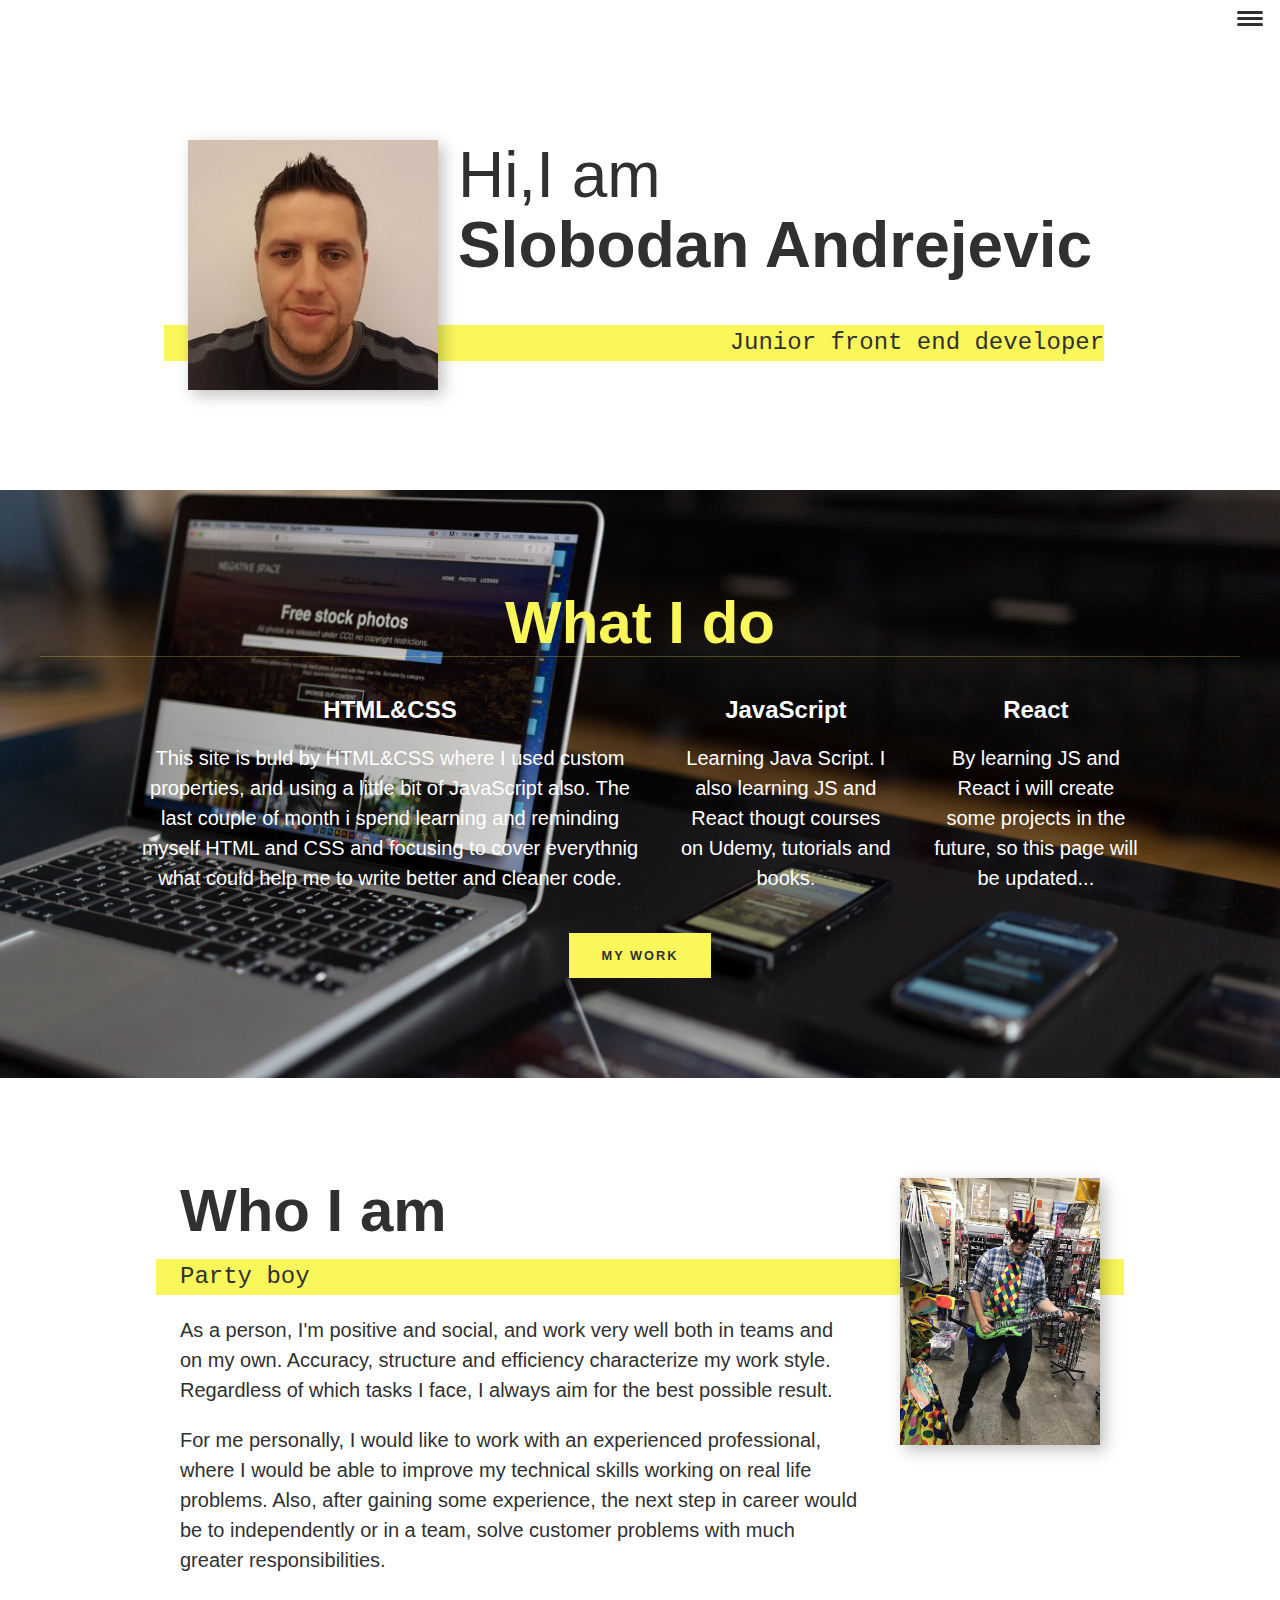
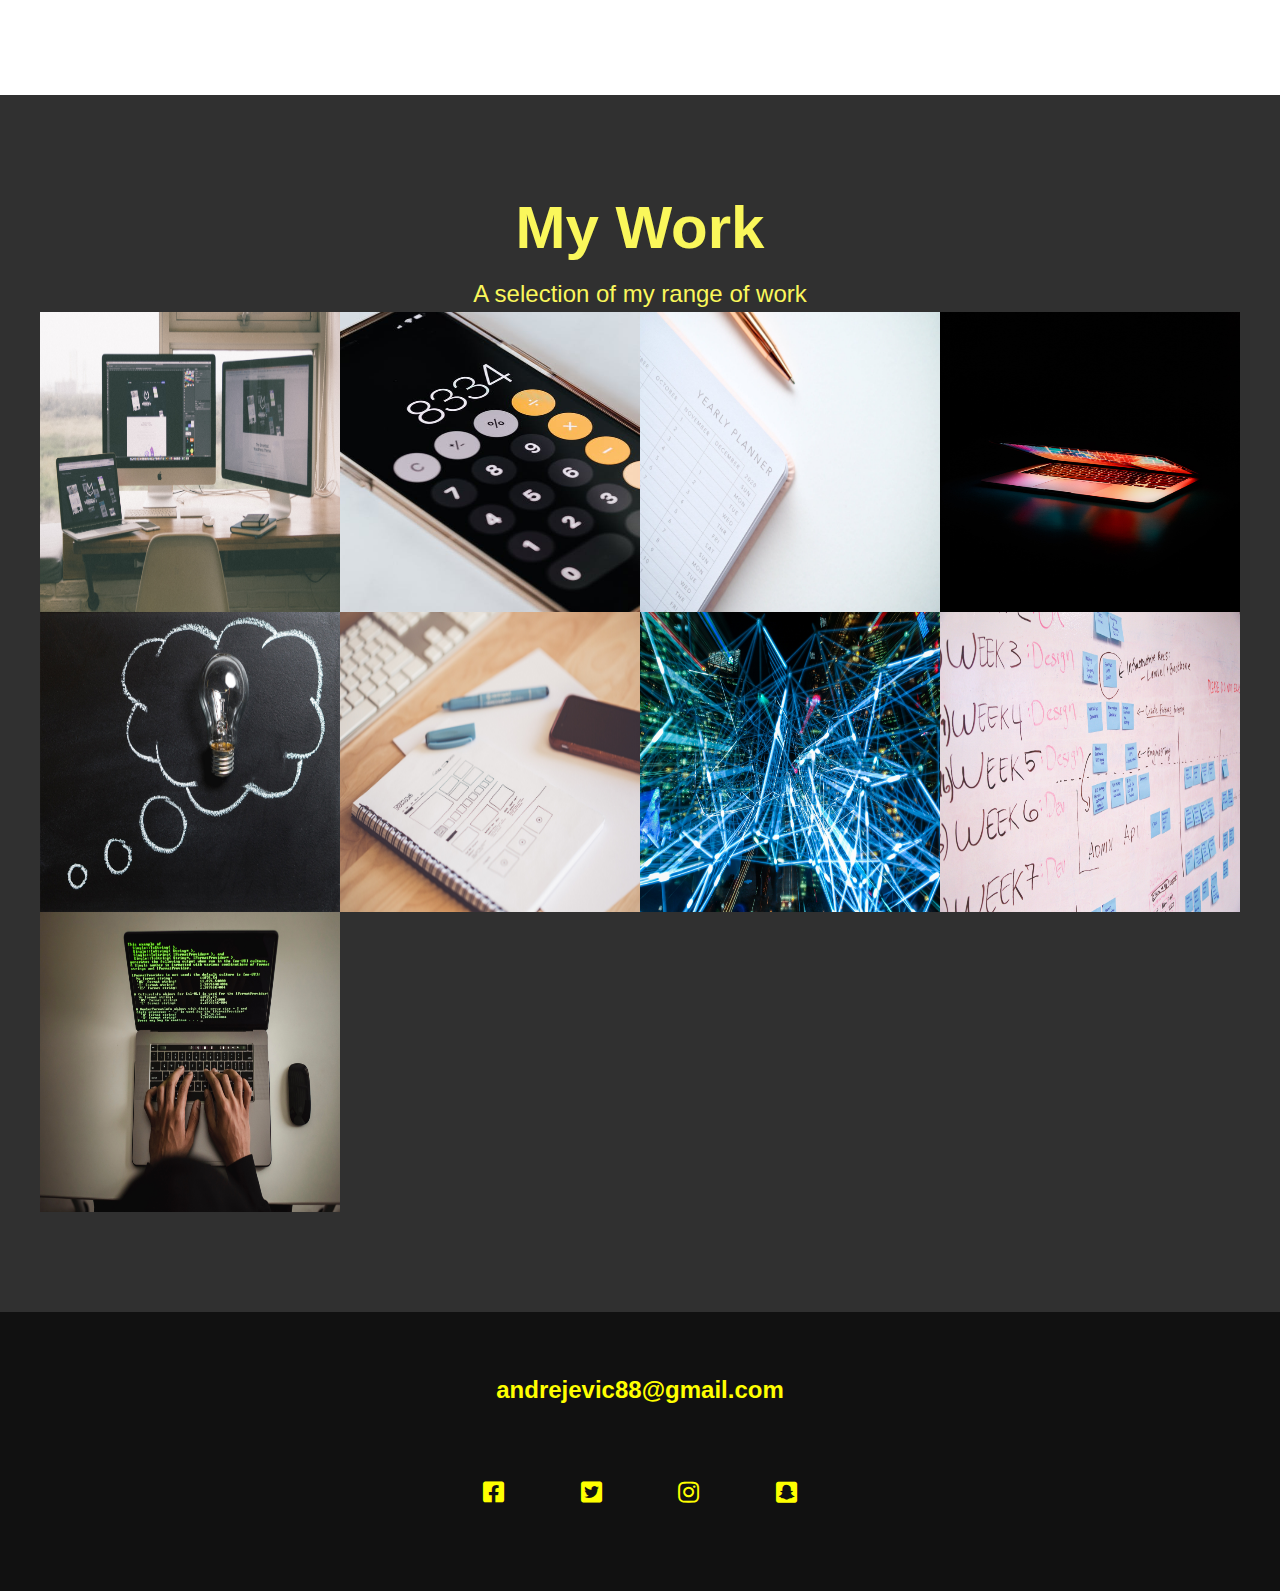
<file: index.html>
<!DOCTYPE html>
<html lang="en">
  <head>
    <meta charset="UTF-8" />
    <meta name="viewport" content="width=device-width, initial-scale=1.0" />
    <title>Slobodan_Andrejevic</title>
    <link rel="stylesheet" href="style.css" />
    <link rel="stylesheet" href="./all.min.css" />
  </head>
  <body>
    <header>
      <button class="nav_toggle" aria-label="toggle navigation">
        <span class="hamburger"></span>
      </button>
      <nav class="nav">
        <ul class="nav__list">
          <li class="nav__item"><a href="#home" class="nav__link">Home</a></li>
          <li class="nav__item">
            <a href="#services" class="nav__link">My Services</a>
          </li>
          <li class="nav__item">
            <a href="#about" class="nav__link">About me</a>
          </li>
          <li class="nav__item">
            <a href="#work" class="nav__link">My Work</a>
          </li>
        </ul>
      </nav>
    </header>

    <!-- Intro -->
    <section class="intro" id="home">
      <h1 class="section__title section__title--intro">
        Hi,I am <strong>Slobodan Andrejevic</strong>
      </h1>
      <p class="section__subtitle section__subtitle--intro">
        Junior front end developer
      </p>
      <img src="./img/sloba.jpeg" alt="my img" class="intro__img" />
    </section>

    <!-- My services -->
    <section class="my-services" id="services">
      <h2 class="section__title section__title--services">What I do</h2>
      <div class="services">
        <div class="service">
          <h3>HTML&CSS</h3>
          <p>
            This site is buld by HTML&CSS where I used custom properties, and
            using a little bit of JavaScript also. The last couple of month i
            spend learning and reminding myself HTML and CSS and focusing to
            cover everythnig what could help me to write better and cleaner
            code.
          </p>
        </div>
        <div class="service">
          <h3>JavaScript</h3>
          <p>
            Learning Java Script. I also learning JS and React thougt courses on
            Udemy, tutorials and books.
          </p>
        </div>
        <div class="service">
          <h3>React</h3>
          <p>
            By learning JS and React i will create some projects in the future,
            so this page will be updated...
          </p>
        </div>
      </div>
      <a href="#work" class="btn">My Work</a>
    </section>

    <!-- About me -->
    <section class="about-me" id="about">
      <h2 class="section__title section__title--about">Who I am</h2>
      <p class="section__subtitle section__subtitle--about">Party boy</p>
      <div class="abou--me__body">
        <p>
          As a person, I'm positive and social, and work very well both in teams
          and on my own. Accuracy, structure and efficiency characterize my work
          style. Regardless of which tasks I face, I always aim for the best
          possible result.
        </p>
        <p>
          For me personally, I would like to work with an experienced
          professional, where I would be able to improve my technical skills
          working on real life problems. Also, after gaining some experience,
          the next step in career would be to independently or in a team, solve
          customer problems with much greater responsibilities.
        </p>
      </div>
      <img src="./img/ko_sam.jpg" alt="" class="about-me__img" />
    </section>

    <!-- My Work -->
    <section class="my-work" id="work">
      <h2 class="section__title">My Work</h2>
      <p class="section__subtitle">A selection of my range of work</p>
      <div class="portfolio">
        <a href="./portfolio-item.html" class="portfolio__item">
          <img src="./img/port1.jpg" alt="" class="portfolio__img" />
        </a>

        <a href="./calculator.html" class="portfolio__item">
          <img src="./img/port2.jpg" alt="" class="portfolio__img" />
        </a>

        <a href="./calendar.html" class="portfolio__item">
          <img src="./img/planner.jpeg" alt="" class="portfolio__img" />
        </a>

        <a href="#" class="portfolio__item">
          <img src="./img/port4.jpg" alt="" class="portfolio__img" />
        </a>

        <a href="#" class="portfolio__item">
          <img src="./img/port5.jpg" alt="" class="portfolio__img" />
        </a>

        <a href="#" class="portfolio__item">
          <img src="./img/port6.jpg" alt="" class="portfolio__img" />
        </a>

        <a href="#" class="portfolio__item">
          <img src="./img/port7.jpg" alt="" class="portfolio__img" />
        </a>

        <a href="#" class="portfolio__item">
          <img src="./img/port8.jpg" alt="" class="portfolio__img" />
        </a>

        <a href="#" class="portfolio__item">
          <img src="./img/port9.jpg" alt="" class="portfolio__img" />
        </a>
      </div>
    </section>

    <!-- footer -->
    <footer class="footer">
      <a href="mailto:andrejevic88@gmail.com" class="footer-link"
        >andrejevic88@gmail.com</a
      >
      <ul class="social-list">
        <li class="social-list__item">
          <a class="social-list__item" href="https://www.facebook.com/">
            <i class="fab fa-facebook-square"></i>
          </a>
        </li>
        <li class="social-list__item">
          <a class="social-list__item" href="https://twitter.com/twitter"
            ><i class="fab fa-twitter-square"></i
          ></a>
        </li>
        <li class="social-list__item">
          <a class="social-list__item" href="https://www.instagram.com/"
            ><i class="fab fa-instagram"></i
          ></a>
        </li>
        <li class="social-list__item">
          <a class="social-list__item" href="https://www.snapchat.com/"
            ><i class="fab fa-snapchat-square"></i
          ></a>
        </li>
      </ul>
    </footer>
    <script src="index.js"></script>
  </body>
</html>
</file>
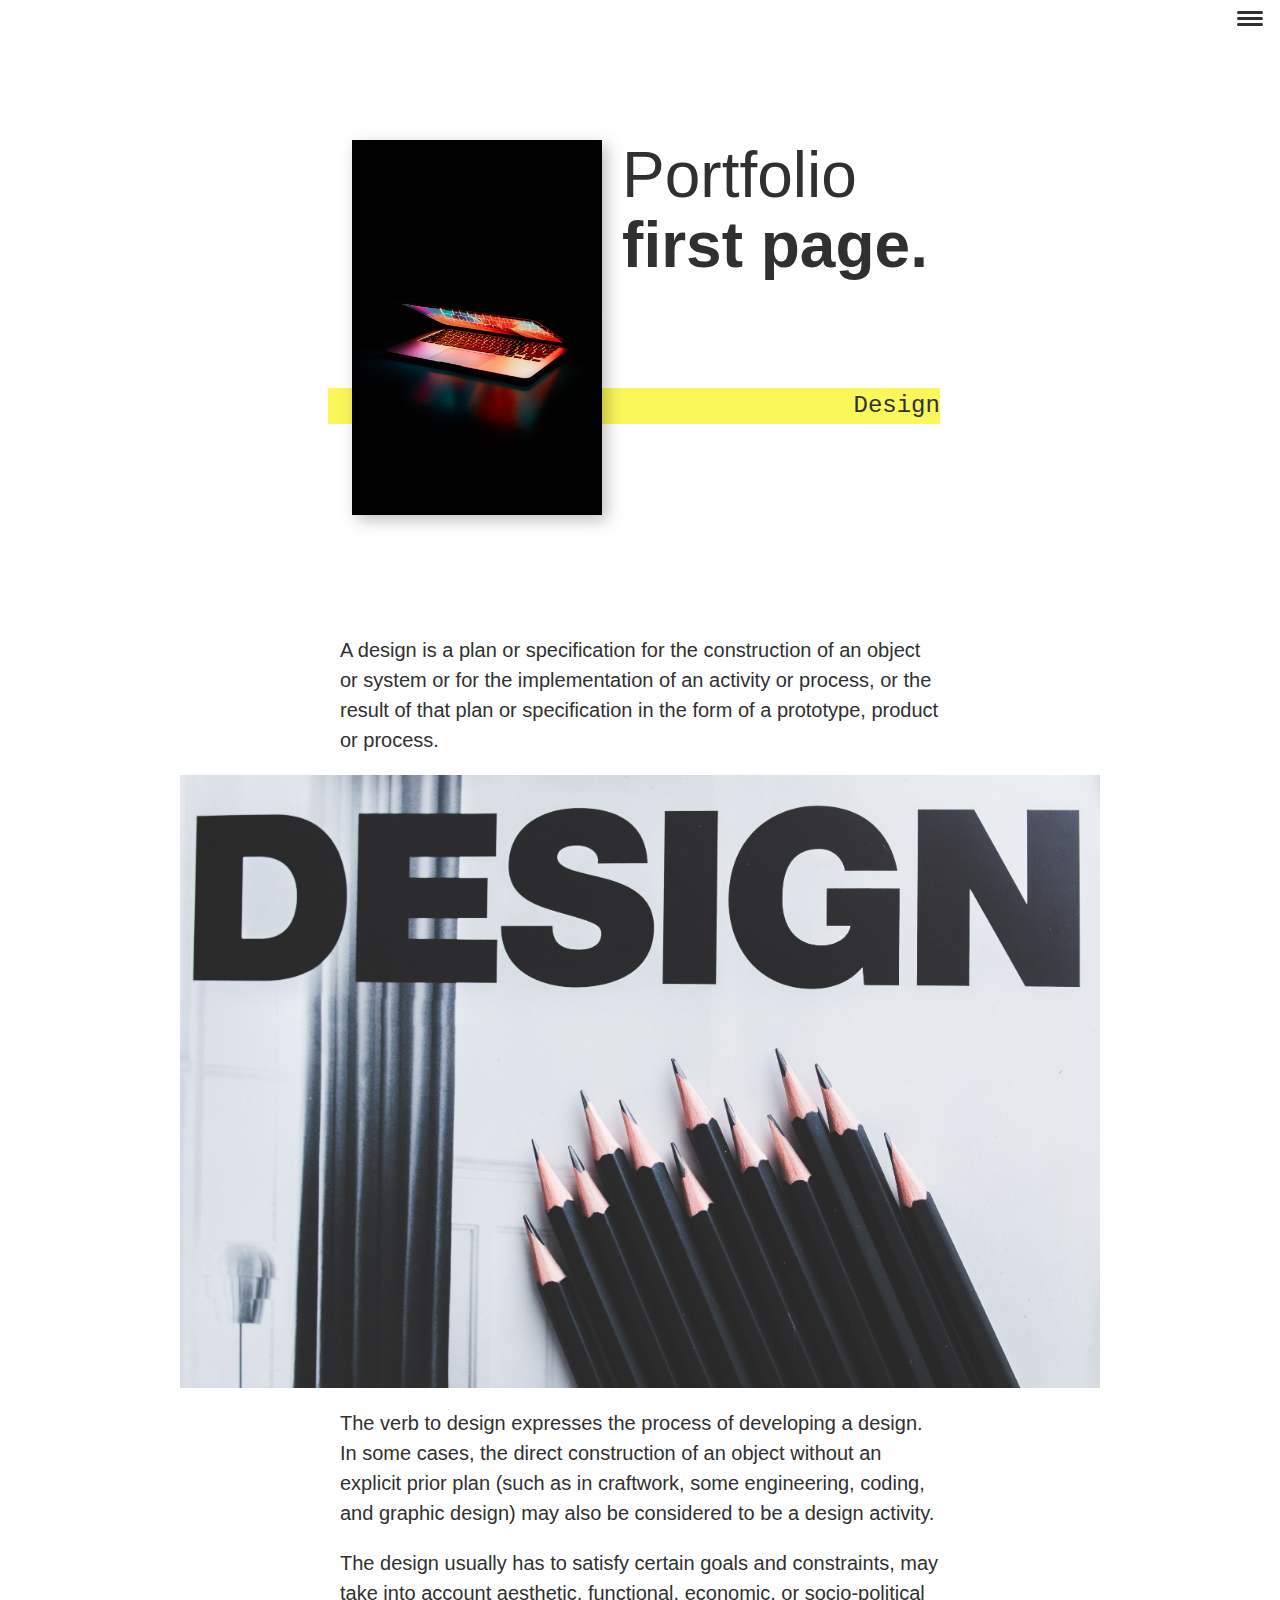
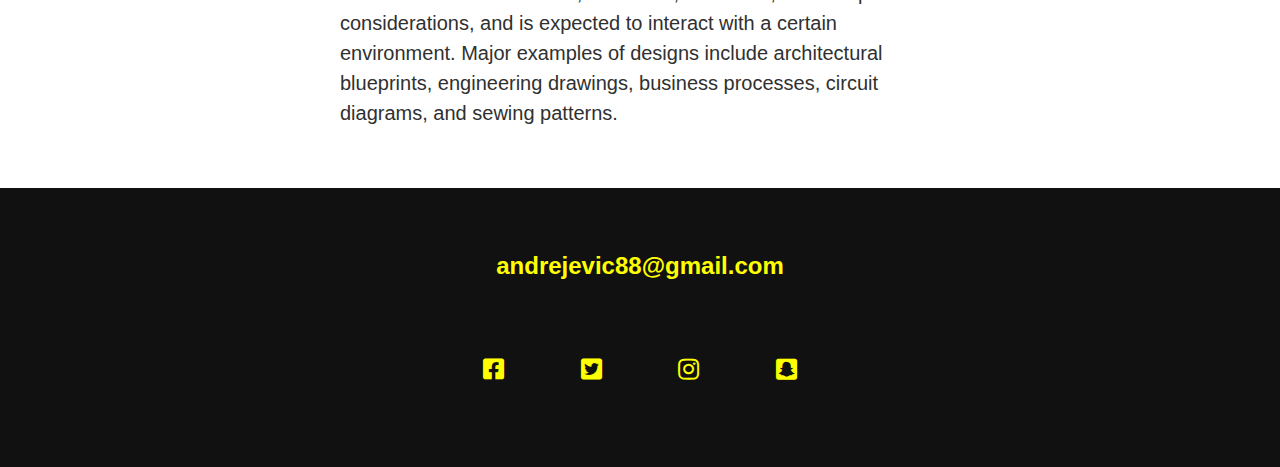
<file: portfolio-item.html>
<!DOCTYPE html>
<html lang="en">
  <head>
    <meta charset="UTF-8" />
    <meta name="viewport" content="width=device-width, initial-scale=1.0" />
    <title>Slobodan_Andrejevic</title>
    <link rel="stylesheet" href="style.css" />
    <link rel="stylesheet" href="./all.min.css" />
  </head>
  <body>
    <header>
      <button class="nav_toggle" aria-label="toggle navigation">
        <span class="hamburger"></span>
      </button>
      <nav class="nav">
        <ul class="nav__list">
          <li class="nav__item">
            <a href="index.html#home" class="nav__link">Home</a>
          </li>
          <li class="nav__item">
            <a href="index.html#services" class="nav__link">My Services</a>
          </li>
          <li class="nav__item">
            <a href="index.html#about" class="nav__link">About me</a>
          </li>
          <li class="nav__item">
            <a href="index.html#work" class="nav__link">My Work</a>
          </li>
        </ul>
      </nav>
    </header>
    <!-- Intro -->
    <section class="intro" id="home">
      <h1 class="section__title section__title--intro">
        Portfolio <strong>first page.</strong>
      </h1>
      <p class="section__subtitle section__subtitle--intro">Design</p>
      <img src="./img/port4.jpg" alt="my img" class="intro__img" />
    </section>
    <div class="portfolio-item-individual">
      <p>
        A design is a plan or specification for the construction of an object or
        system or for the implementation of an activity or process, or the
        result of that plan or specification in the form of a prototype, product
        or process.
      </p>
      <img src="./img/port3.jpg" alt="" />
      <p>
        The verb to design expresses the process of developing a design. In some
        cases, the direct construction of an object without an explicit prior
        plan (such as in craftwork, some engineering, coding, and graphic
        design) may also be considered to be a design activity.
      </p>
      <p>
        The design usually has to satisfy certain goals and constraints, may
        take into account aesthetic, functional, economic, or socio-political
        considerations, and is expected to interact with a certain environment.
        Major examples of designs include architectural blueprints, engineering
        drawings, business processes, circuit diagrams, and sewing patterns.
      </p>
    </div>

    <!-- footer -->
    <footer class="footer">
      <a href="mailto:andrejevic88@gmail.com" class="footer-link"
        >andrejevic88@gmail.com</a
      >
      <ul class="social-list">
        <li class="social-list__item">
          <a class="social-list__item" href="https://www.facebook.com/">
            <i class="fab fa-facebook-square"></i>
          </a>
        </li>
        <li class="social-list__item">
          <a class="social-list__item" href="https://twitter.com/twitter"
            ><i class="fab fa-twitter-square"></i
          ></a>
        </li>
        <li class="social-list__item">
          <a class="social-list__item" href="https://www.instagram.com/"
            ><i class="fab fa-instagram"></i
          ></a>
        </li>
        <li class="social-list__item">
          <a class="social-list__item" href="https://www.snapchat.com/"
            ><i class="fab fa-snapchat-square"></i
          ></a>
        </li>
      </ul>
    </footer>
    <script src="index.js"></script>
  </body>
</html>
</file>
<file: style.css>
*,
*::before,
*::after {
  box-sizing: border-box;
}
:root {
  --ff-primary: "Source Sans Pro", Sans-Serif;
  --ff-secondary: "Source Sans Pro", monospace;
  --fw-reg: 300;
  --fw-bold: 900;
  --clr-light: #fff;
  --clr-dark: #303030;
  --clr-accent: #faf75b;
  --crl-gray: rgb(124, 60, 60);
  --fs-h1: 3rem;
  --fs-h2: 2.25rem;
  --fs-h3: 1.25rem;
  --fs-body: 1rem;
  --bs-body: 0.25em 0.25em 0.75em rgba(0, 0, 0, 0.25);
}
@media (min-width: 800px) {
  :root {
    --fs-h1: 4rem;
    --fs-h2: 3.75rem;
    --fs-h3: 1.5rem;
    --fs-body: 1.25rem;
  }
}

body {
  background: var(--clr-light);
  color: var(--clr-dark);
  margin: 0;
  font-family: var(--ff-primary);
  font-size: var(--fs-body);
  line-height: 1.5;
}
section {
  padding: 5em 2em;
}
img {
  display: block;
  max-width: 100%;
}
strong {
  font-weight: var(--fw-bold);
}
:focus {
  outline: 3px solid var(--clr-accent);
  outline-offset: 3px;
}
.btn {
  display: inline-block;
  padding: 1em 2.5em;
  background: var(--clr-accent);
  color: var(--clr-dark);
  text-decoration: none;
  cursor: pointer;
  font-size: 0.8rem;
  text-transform: uppercase;
  letter-spacing: 2px;
  font-weight: var(--fw-bold);
  transition: transform 200ms ease-in-out;
}
h1,
h2,
h3 {
  line-height: 1.1;
  margin: 0;
}
h1 {
  font-size: var(--fs-h1);
}
h2 {
  font-size: var(--fs-h2);
}
h3 {
  font-size: var(--fs-h3);
}
.section__title {
  margin-bottom: 0.25em;
}
.section__title--intro {
  font-weight: var(--fw-reg);
}
.section__title--intro strong {
  font-weight: var(--fw-bold);
  display: block;
}
.section__subtitle {
  margin: 0;
  font-size: var(--fs-h3);
}

.section__subtitle--intro,
.section__subtitle--about {
  background: var(--clr-accent);
  padding: 0.25mm lem;
  font-family: var(--ff-secondary);
  margin-bottom: lem;
}
.section__subtitle--work {
  color: var(--clr-accent);
  font-weight: var(--fw-bold);
  margin-bottom: 2em;
}
/* Header */
header {
  display: flex;
  justify-content: space-between;
  padding: 1em;
}
.logo {
  max-width: 100px;
}
.nav {
  position: fixed;
  background: var(--crl-gray);
  color: var(--clr-light);
  top: 0;
  bottom: 0;
  left: 0;
  right: 0;
  z-index: 100;
  transform: translateX(100%);
  transition: transfrom 250ms cubic-bezier(0.5, 0, 0.5, 1);
}
.nav__list {
  list-style: none;
  display: flex;
  height: 100%;
  flex-direction: column;
  justify-content: space-evenly;
  align-items: center;
  margin: 0;
  padding: 0;
}
.nav__link {
  color: inherit;
  font-weight: var(--fw-bold);
  font-size: var(--fs-h3);
  text-decoration: none;
}
.nav__link:hover {
  color: var(--clr-accent);
}
.nav_toggle {
  padding: 0.25em;
  background: transparent;
  border: 0;
  cursor: pointer;
  position: absolute;
  right: 1em;
  top: 1em;
  z-index: 1000;
}
.nav-open .nav {
  transform: translateX(0);
}
.nav-open .nav_toggle {
  position: fixed;
}
.nav-open .hamburger {
  transform: rotate(0.625turn);
}
.nav-open .hamburger::before {
  transform: rotate(90deg) translateX(-6px);
}
.nav-open .hamburger::after {
  opacity: 0;
}

.hamburger {
  display: block;
  position: relative;
}
.hamburger,
.hamburger::before,
.hamburger::after {
  background: var(--clr-dark);
  width: 2em;
  height: 3px;
  border-radius: 1em;
  transition: transfrom 250ms ease-in-out;
}
.hamburger::before,
.hamburger::after {
  content: "";
  position: absolute;
  left: 0;
  right: 0;
}
.hamburger::before {
  top: 6px;
}
.hamburger::after {
  bottom: 6px;
}

.intro__img {
  box-shadow: var(--bs-body);
}
.section__subtitle--intro {
  display: inline-block;
}

@media (min-width: 600px) {
  .intro {
    display: grid;
    width: min-content;
    margin: 0 auto;
    grid-column-gap: 1em;
    grid-template-areas: "img title" "img subtitle";
    grid-template-columns: min-content max-content;
  }
  .intro__img {
    grid-area: img;
    min-width: 250px;
    position: relative;
  }
  .section__subtitle--intro {
    align-self: start;
    grid-column: -1 / 1;
    grid-row: 2;
    text-align: right;
    position: relative;
    left: -1em;
    width: calc(100% + 1.5em);
  }
}
/* MY services */
.my-services {
  background-color: var(--clr-accent);
  background-image: url(./img/dev.jpg);
  background-size: cover;
  background-blend-mode: initial;
  color: var(--clr-light);
  text-align: center;
}
.section__title--services {
  color: var(--clr-accent);
  position: relative;
}
.section__title--services::after {
  content: "";
  display: block;
  width: 100%;
  height: 1px;
  margin: 0.5em auto lem;
  background: currentColor;
  opacity: 0.25;
}
.services {
  margin-top: 2em;
  margin-bottom: 1em;
}
.service {
  max-width: 500px;
  margin: 0 auto;
}

@media (min-width: 800px) {
  .services {
    display: flex;
    max-width: 1000px;
    margin-left: auto;
    margin-right: auto;
  }
  .service + .service {
    margin-left: 2em;
  }
}
/* About me */
.about-me {
  max-width: 1000px;
  margin: 0 auto;
}
.about-me__img {
  box-shadow: var(--bs-body);
}
@media (min-width: 600px) {
  .about-me {
    display: grid;
    grid-template-columns: 1fr 200px;
    grid-template-areas: "title img" "subtitle img" "text img";
    grid-column-gap: 2em;
  }
  .section__title--about {
    grid-area: title;
  }
  .section__subtitle--about {
    grid-column: 1 / -1;
    grid-row: 2;
    position: relative;
    left: -1em;
    width: calc(100% + 2em);
    padding-left: 1em;
    padding-right: calc(200px + 3em);
  }
  .about-me__img {
    grid-area: img;
    position: relative;
    z-index: 2;
  }
}
/* My work */
.my-work {
  background-color: var(--clr-dark);
  color: var(--clr-accent);
  text-align: center;
}
.portfolio {
  display: grid;
  grid-template-columns: repeat(auto-fit, minmax(300px, 1fr));
}
.portfolio__item {
  background: var(--clr-accent);
  overflow: hidden;
}
.portfolio__img {
  transition: transform 750ms cubic-bezier(0.5, 0, 0.5, 5);
  opacity: 250ms linear;
  height: 300px;
  width: 100%;
}
.portfolio__item:focus {
  position: relative;
  z-index: 2;
}
.portfolio__img:hover,
.portfolio__item:focus .portfolio__img {
  transform: scale(1.2);
  opacity: 0.75;
}
/* Footer */
.footer {
  background: #111;
  color: yellow;
  text-align: center;
  padding: 2.5em 0;
  font-size: var(--fs-h3);
}
.footer a {
  color: inherit;
  text-decoration: none;
}
.footer-link {
  font-weight: var(--fw-bold);
}
.footer-link:hover,
.social-list__item:hover {
  opacity: 0.5;
}
.footer-link:hover {
  text-decoration: underline;
}
.social-list {
  list-style: none;
  display: flex;
  justify-content: center;
  margin: 2em 0 0;
  padding: 0;
}
.social-list__item {
  margin: 0 0.5;
  padding: 0.8em;
}
/* Portfolio-item-individual */
.portfolio-item-individual {
  padding: 0 2em 2em;
  max-width: 1000px;
  margin: 0 auto;
}
.portfolio-item-individual p {
  max-width: 600px;
  margin-left: auto;
  margin-right: auto;
}
</file>
